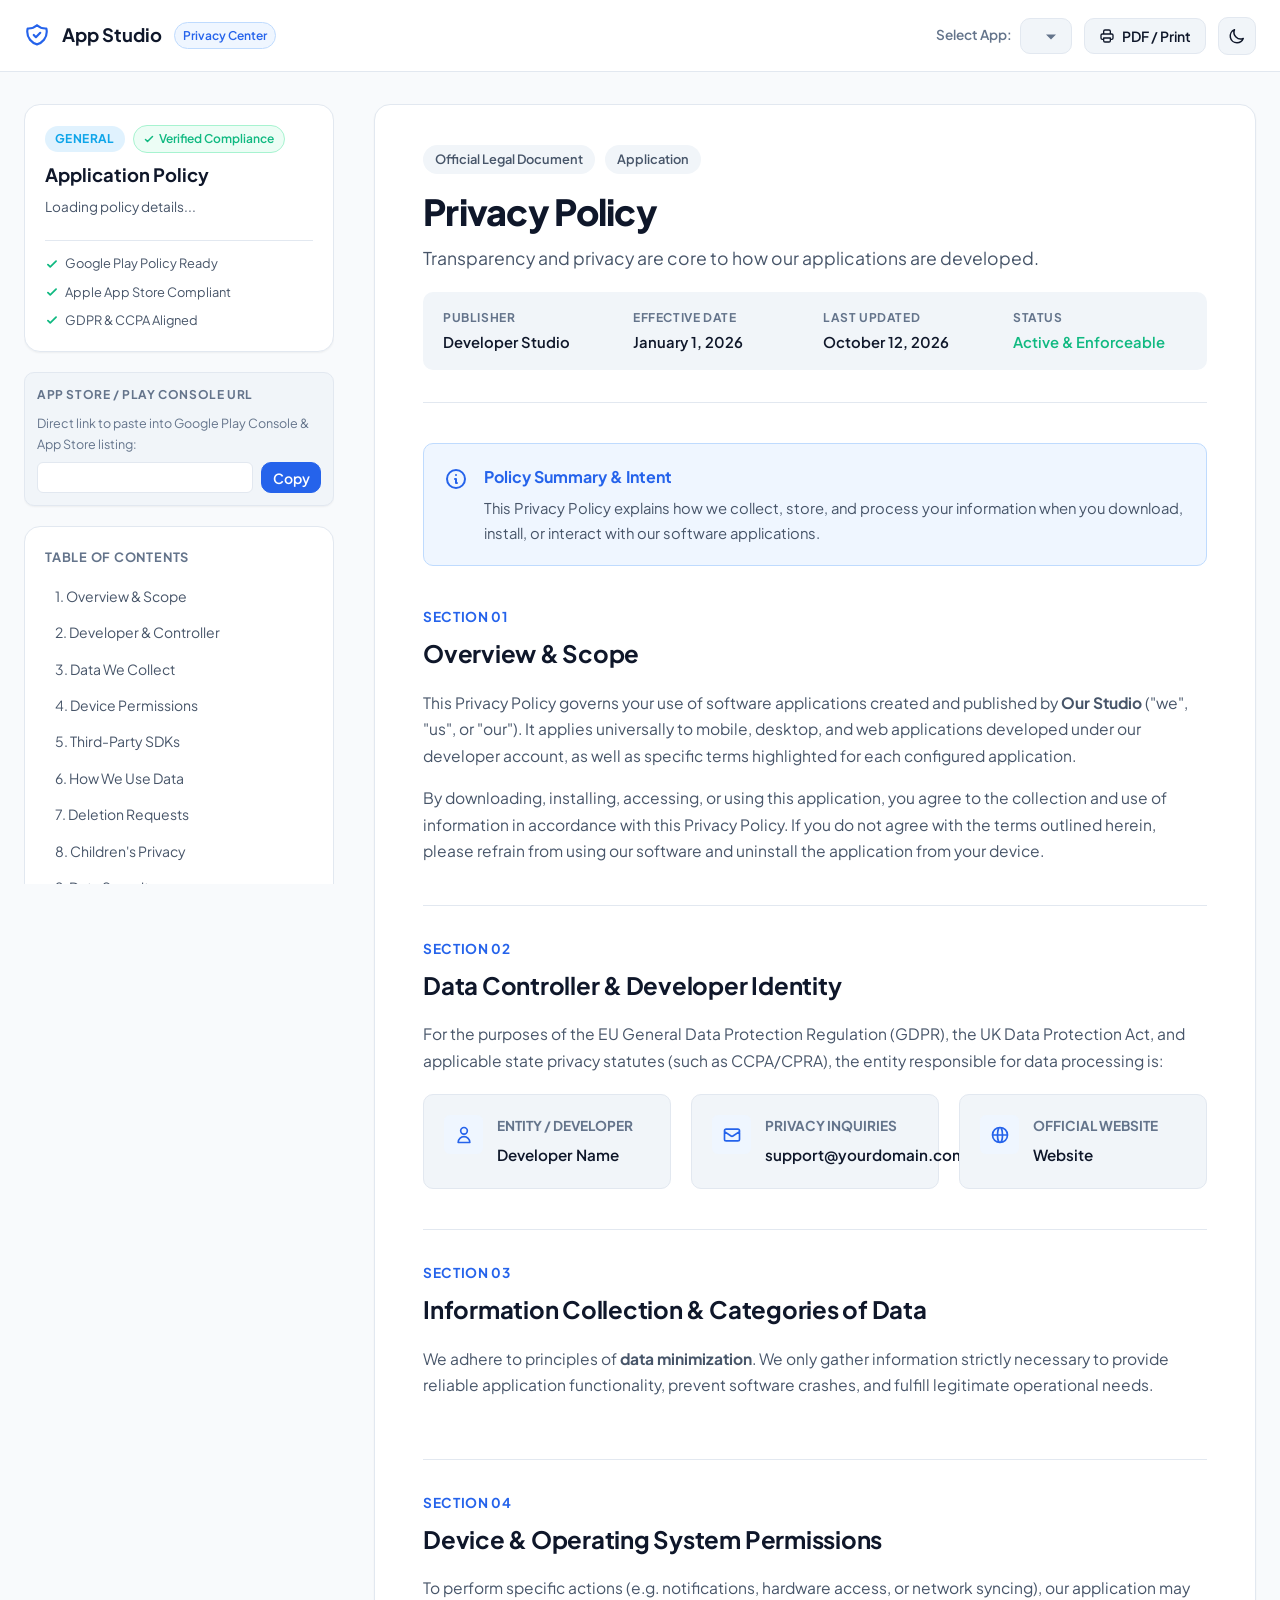
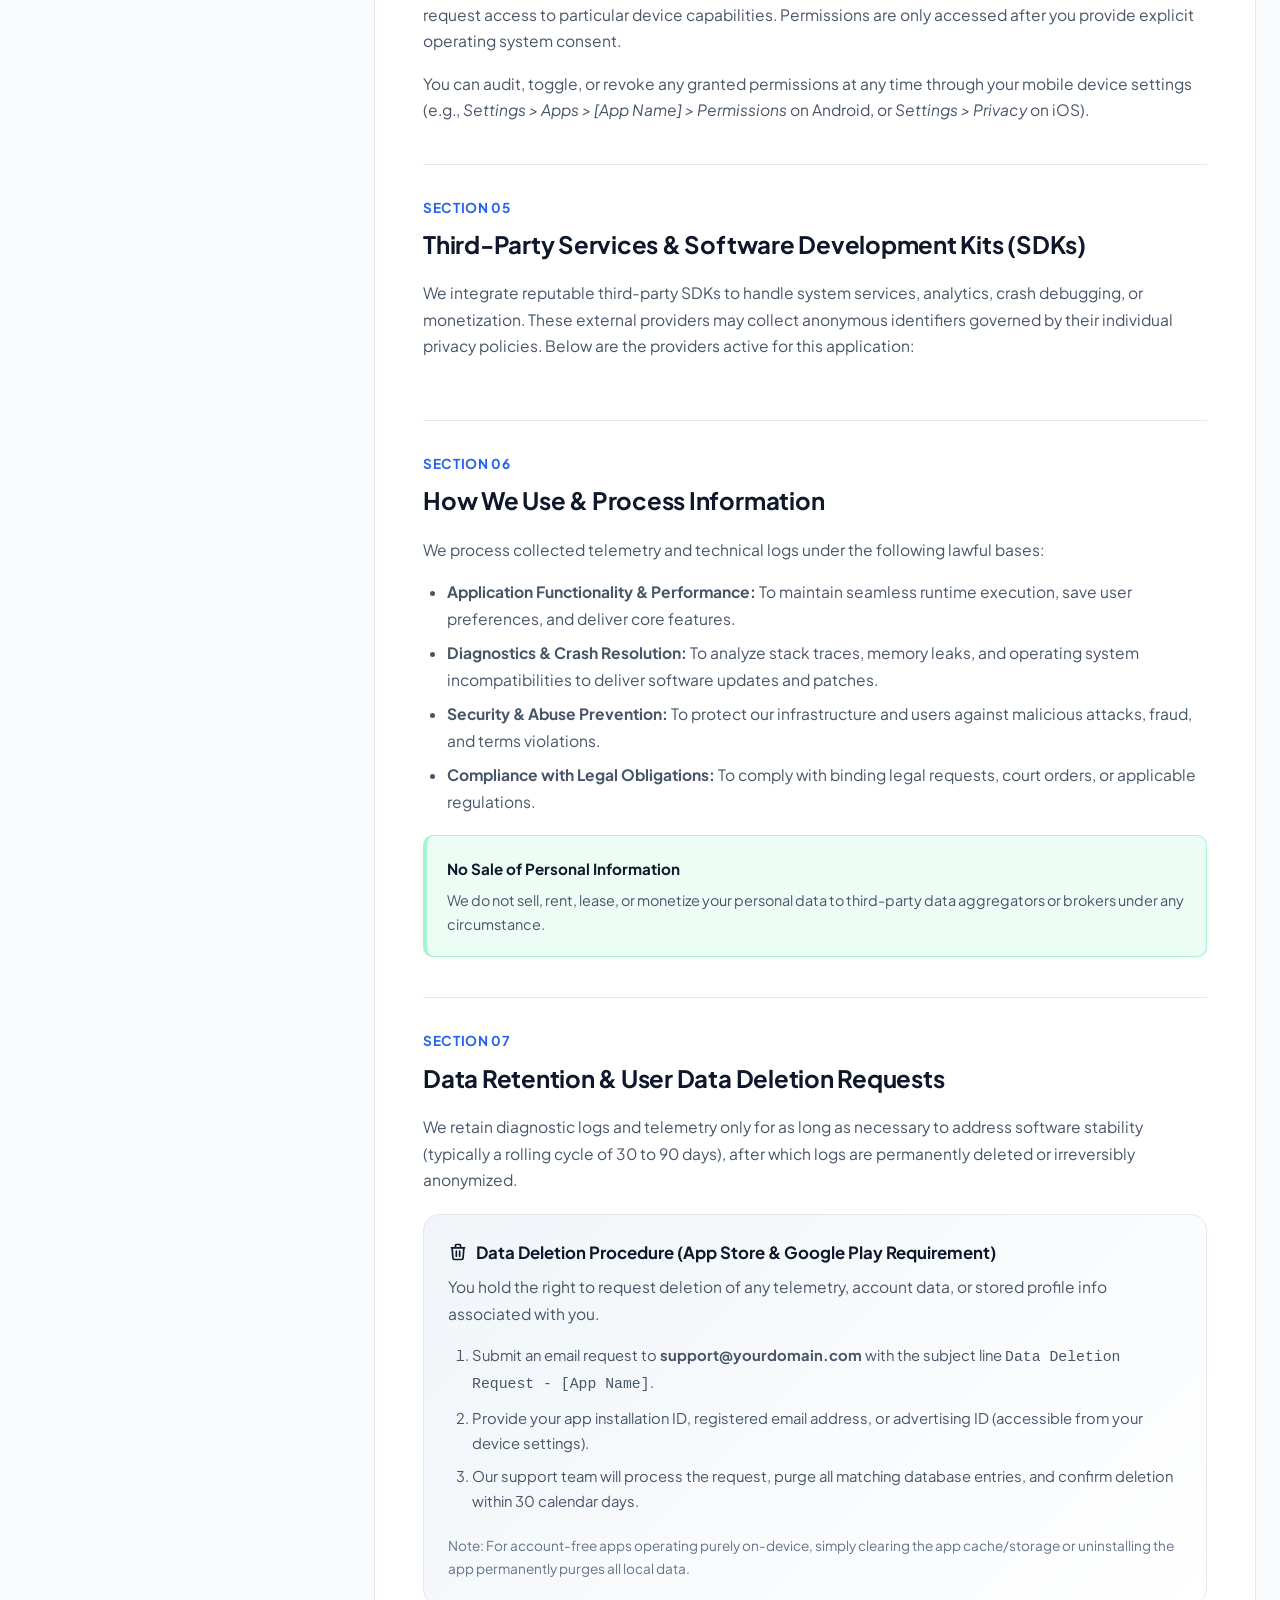
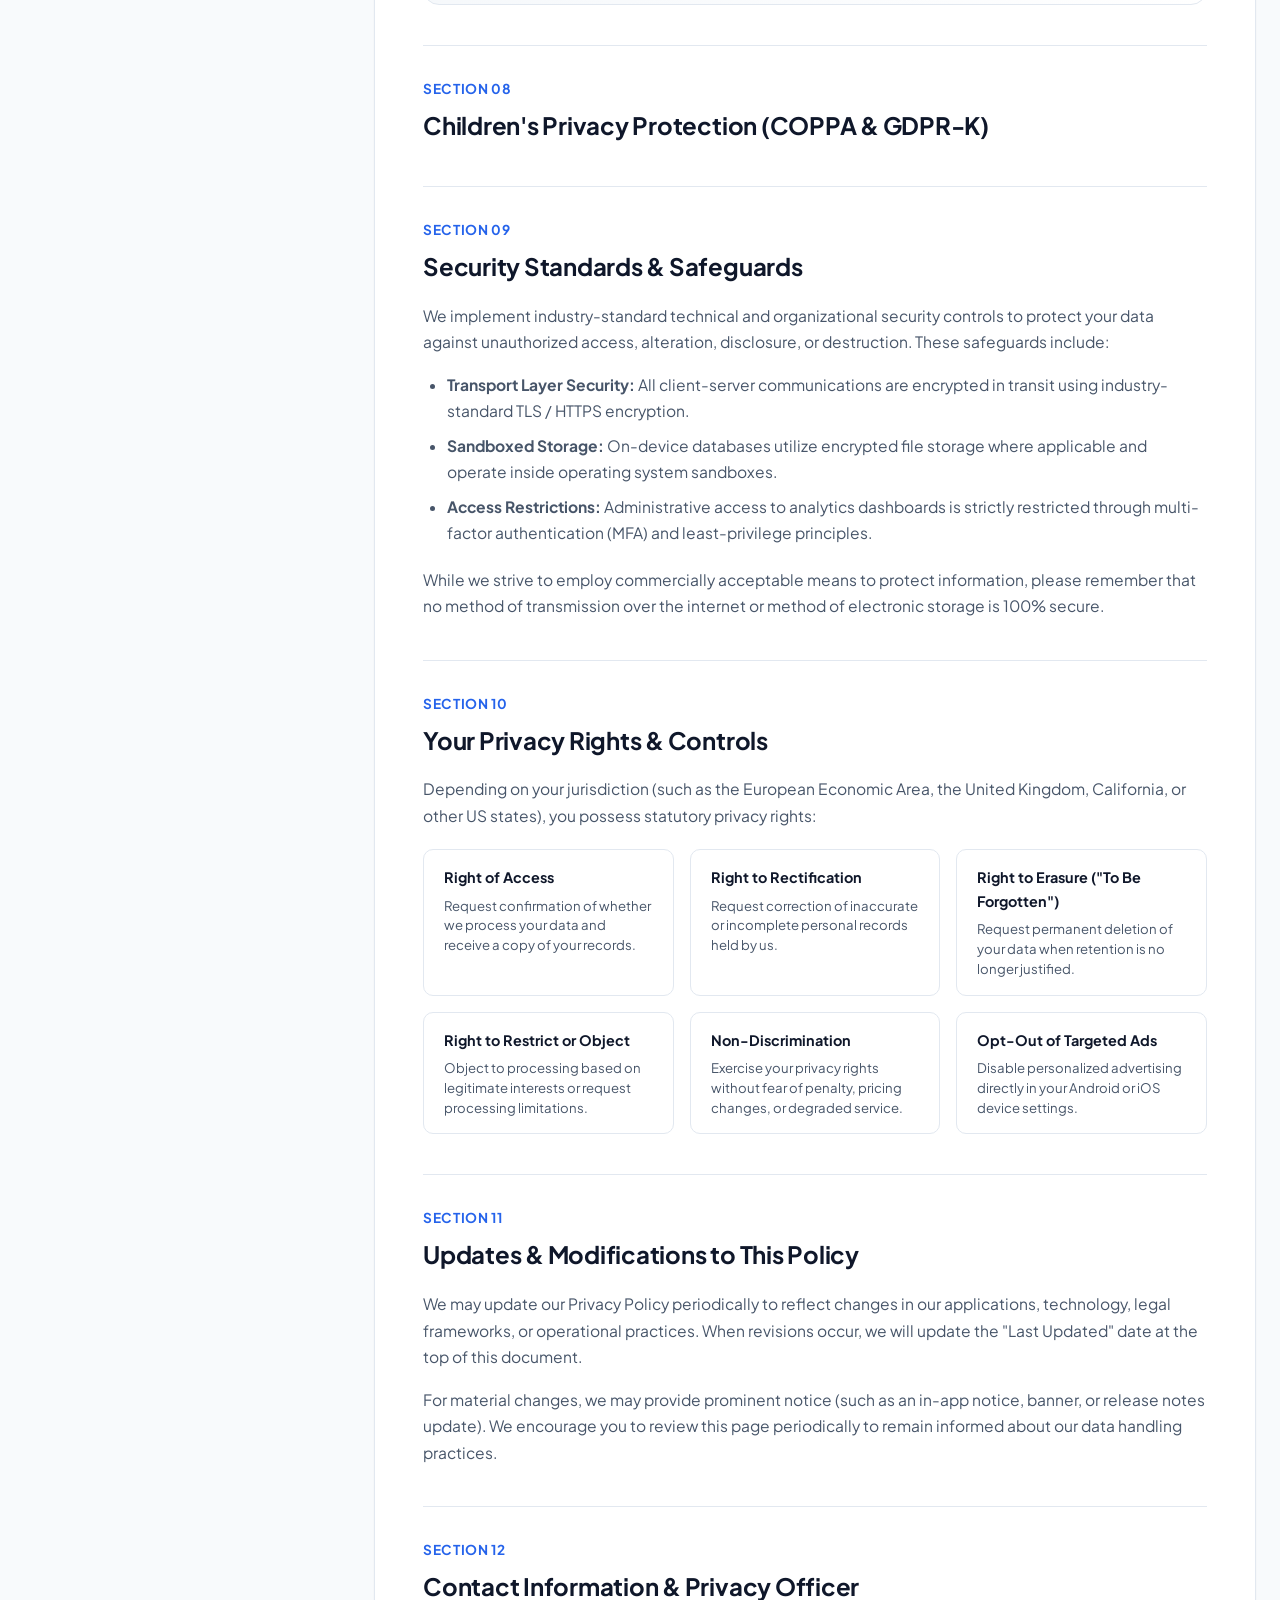
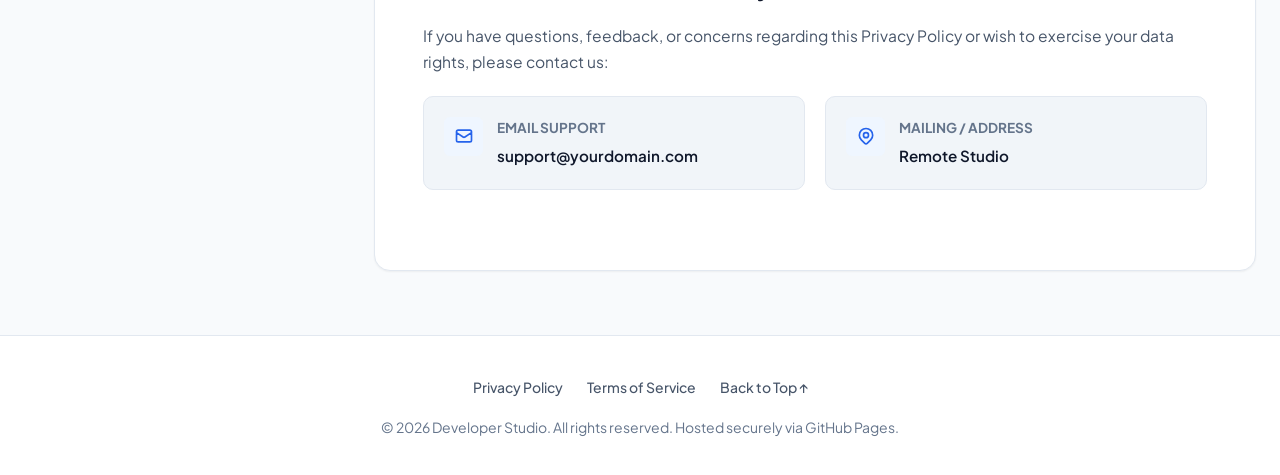
<file: index.html>
<!DOCTYPE html>
<html lang="en">
<head>
  <meta charset="UTF-8">
  <meta name="viewport" content="width=device-width, initial-scale=1.0">
  <title>Privacy Policy - Digital Applications & Services</title>
  <meta name="description" content="Official Privacy Policy and data protection terms for mobile applications and services. Comprehensive GDPR, CCPA, Google Play, and Apple App Store compliance.">
  
  <!-- Modern Clean Typography -->
  <link rel="preconnect" href="https://fonts.googleapis.com">
  <link rel="preconnect" href="https://fonts.gstatic.com" crossorigin>
  <link href="https://fonts.googleapis.com/css2?family=Plus+Jakarta+Sans:wght@400;500;600;700;800&family=JetBrains+Mono:wght@400;500&display=swap" rel="stylesheet">
  
  <!-- Stylesheet -->
  <link rel="stylesheet" href="style.css">
</head>
<body>

  <!-- Top Navigation Header -->
  <header class="navbar" id="top-navbar">
    <div class="nav-container">
      <a href="index.html" class="nav-brand" aria-label="Privacy Policy Home">
        <svg width="26" height="26" fill="none" stroke="currentColor" viewBox="0 0 24 24">
          <path stroke-linecap="round" stroke-linejoin="round" stroke-width="2" d="M9 12l2 2 4-4m5.618-4.016A11.955 11.955 0 0112 2.944a11.955 11.955 0 01-8.618 3.04A12.02 12.02 0 003 9c0 5.591 3.824 10.29 9 11.622 5.176-1.332 9-6.03 9-11.622 0-1.042-.133-2.052-.382-3.016z"/>
        </svg>
        <span class="dev-name">App Studio</span>
        <span class="brand-badge">Privacy Center</span>
      </a>

      <div class="nav-actions">
        <!-- App Selector Dropdown -->
        <div class="app-selector-wrapper">
          <label for="app-selector" class="app-select-label">Select App:</label>
          <select id="app-selector" class="app-dropdown" aria-label="Select Application">
            <!-- Dynamically populated from apps-config.js -->
          </select>
        </div>

        <!-- Print Action -->
        <button id="print-btn" class="btn" title="Print or save as PDF" aria-label="Print policy">
          <svg width="16" height="16" fill="none" stroke="currentColor" viewBox="0 0 24 24">
            <path stroke-linecap="round" stroke-linejoin="round" stroke-width="2" d="M17 17h2a2 2 0 002-2v-4a2 2 0 00-2-2H5a2 2 0 00-2 2v4a2 2 0 002 2h2m2 4h6a2 2 0 002-2v-4H7v4a2 2 0 002 2zm8-12V5a2 2 0 00-2-2H9a2 2 0 00-2 2v4h10z"/>
          </svg>
          <span>PDF / Print</span>
        </button>

        <!-- Theme Mode Toggle -->
        <button id="theme-toggle-btn" class="btn btn-icon-only" title="Toggle Dark/Light Mode" aria-label="Toggle dark and light theme">
          <svg width="18" height="18" fill="none" stroke="currentColor" viewBox="0 0 24 24">
            <path stroke-linecap="round" stroke-linejoin="round" stroke-width="2" d="M20.354 15.354A9 9 0 018.646 3.646 9.003 9.003 0 0012 21a9.003 9.003 0 008.354-5.646z"/>
          </svg>
        </button>
      </div>
    </div>
  </header>

  <!-- Main Layout -->
  <div class="main-wrapper">
    
    <!-- Sidebar (Sticky Navigation & Meta) -->
    <aside class="sidebar">
      
      <!-- Current Application Meta Card -->
      <div class="sidebar-card app-meta-box">
        <div class="app-badge-row">
          <span class="category-badge" id="sidebar-category">General</span>
          <span class="verified-badge">
            <svg width="12" height="12" fill="none" stroke="currentColor" viewBox="0 0 24 24"><path stroke-linecap="round" stroke-linejoin="round" stroke-width="3" d="M5 13l4 4L19 7"/></svg>
            Verified Compliance
          </span>
        </div>
        <h2 class="sidebar-app-title" id="sidebar-app-title">Application Policy</h2>
        <p class="sidebar-app-tagline" id="sidebar-app-tagline">Loading policy details...</p>

        <ul class="compliance-check-list">
          <li>
            <svg width="14" height="14" fill="none" stroke="currentColor" viewBox="0 0 24 24"><path stroke-linecap="round" stroke-linejoin="round" stroke-width="3" d="M5 13l4 4L19 7"/></svg>
            Google Play Policy Ready
          </li>
          <li>
            <svg width="14" height="14" fill="none" stroke="currentColor" viewBox="0 0 24 24"><path stroke-linecap="round" stroke-linejoin="round" stroke-width="3" d="M5 13l4 4L19 7"/></svg>
            Apple App Store Compliant
          </li>
          <li>
            <svg width="14" height="14" fill="none" stroke="currentColor" viewBox="0 0 24 24"><path stroke-linecap="round" stroke-linejoin="round" stroke-width="3" d="M5 13l4 4L19 7"/></svg>
            GDPR & CCPA Aligned
          </li>
        </ul>
      </div>

      <!-- App Store Deep Link Tool -->
      <div class="sidebar-card share-tool-box">
        <span class="share-tool-label">App Store / Play Console URL</span>
        <p style="font-size: 0.785rem; color: var(--text-subtle); margin: 0;">
          Direct link to paste into Google Play Console & App Store listing:
        </p>
        <div class="share-url-container">
          <input type="text" id="share-url-input" class="share-url-input" readonly aria-label="Direct policy URL">
          <button id="copy-link-btn" class="btn btn-primary" title="Copy Link" style="padding: 0.35rem 0.65rem;">
            Copy
          </button>
        </div>
      </div>

      <!-- Table of Contents -->
      <nav class="sidebar-card toc-card" aria-label="Table of Contents">
        <h3 class="toc-title">Table of Contents</h3>
        <ul class="toc-list">
          <li><a href="#overview" class="toc-link">1. Overview & Scope</a></li>
          <li><a href="#controller" class="toc-link">2. Developer & Controller</a></li>
          <li><a href="#data-collection" class="toc-link">3. Data We Collect</a></li>
          <li><a href="#permissions" class="toc-link">4. Device Permissions</a></li>
          <li><a href="#third-party" class="toc-link">5. Third-Party SDKs</a></li>
          <li><a href="#usage" class="toc-link">6. How We Use Data</a></li>
          <li><a href="#retention-deletion" class="toc-link">7. Deletion Requests</a></li>
          <li><a href="#children" class="toc-link">8. Children's Privacy</a></li>
          <li><a href="#security" class="toc-link">9. Data Security</a></li>
          <li><a href="#rights" class="toc-link">10. User Rights (GDPR/CCPA)</a></li>
          <li><a href="#changes" class="toc-link">11. Policy Changes</a></li>
          <li><a href="#contact" class="toc-link">12. Contact Developer</a></li>
        </ul>
      </nav>

    </aside>

    <!-- Main Content -->
    <main class="content-wrapper">

      <!-- Header Hero -->
      <header class="policy-hero">
        <div class="hero-pill-bar">
          <span class="hero-pill">Official Legal Document</span>
          <span class="hero-pill" id="app-category">Application</span>
        </div>
        <h1 class="hero-title" id="app-title">Privacy Policy</h1>
        <p class="hero-subtitle" id="app-tagline">
          Transparency and privacy are core to how our applications are developed.
        </p>

        <div class="meta-grid">
          <div class="meta-item">
            <span class="meta-label">Publisher</span>
            <span class="meta-value dev-name">Developer Studio</span>
          </div>
          <div class="meta-item">
            <span class="meta-label">Effective Date</span>
            <span class="meta-value" id="effective-date">January 1, 2026</span>
          </div>
          <div class="meta-item">
            <span class="meta-label">Last Updated</span>
            <span class="meta-value" id="last-updated">October 12, 2026</span>
          </div>
          <div class="meta-item">
            <span class="meta-label">Status</span>
            <span class="meta-value" style="color: var(--success);">Active & Enforceable</span>
          </div>
        </div>
      </header>

      <!-- Executive Summary Alert Box -->
      <div class="summary-alert">
        <svg width="24" height="24" fill="none" stroke="currentColor" viewBox="0 0 24 24">
          <path stroke-linecap="round" stroke-linejoin="round" stroke-width="2" d="M13 16h-1v-4h-1m1-4h.01M21 12a9 9 0 11-18 0 9 9 0 0118 0z"/>
        </svg>
        <div class="summary-alert-content">
          <h4>Policy Summary & Intent</h4>
          <p id="summary-text">
            This Privacy Policy explains how we collect, store, and process your information when you download, install, or interact with our software applications.
          </p>
        </div>
      </div>

      <!-- App-Specific Custom Notes (Dynamic) -->
      <div id="custom-notes-box" class="callout-box" style="display: none;">
        <h4>
          <svg width="18" height="18" fill="none" stroke="currentColor" viewBox="0 0 24 24"><path stroke-linecap="round" stroke-linejoin="round" stroke-width="2" d="M12 9v2m0 4h.01m-6.938 4h13.856c1.54 0 2.502-1.667 1.732-3L13.732 4c-.77-1.333-2.694-1.333-3.464 0L3.34 16c-.77 1.333.192 3 1.732 3z"/></svg>
          Important Note Regarding This Application
        </h4>
        <p id="custom-notes-text"></p>
      </div>

      <!-- Section 1: Overview & Scope -->
      <section class="policy-section" id="overview">
        <span class="section-number">Section 01</span>
        <h2>Overview & Scope</h2>
        <p>
          This Privacy Policy governs your use of software applications created and published by <strong class="dev-name">Our Studio</strong> ("we", "us", or "our"). 
          It applies universally to mobile, desktop, and web applications developed under our developer account, as well as specific terms highlighted for each configured application.
        </p>
        <p>
          By downloading, installing, accessing, or using this application, you agree to the collection and use of information in accordance with this Privacy Policy. If you do not agree with the terms outlined herein, please refrain from using our software and uninstall the application from your device.
        </p>
      </section>

      <!-- Section 2: Data Controller & Developer Identity -->
      <section class="policy-section" id="controller">
        <span class="section-number">Section 02</span>
        <h2>Data Controller & Developer Identity</h2>
        <p>
          For the purposes of the EU General Data Protection Regulation (GDPR), the UK Data Protection Act, and applicable state privacy statutes (such as CCPA/CPRA), the entity responsible for data processing is:
        </p>
        <div class="contact-grid">
          <div class="contact-card">
            <div class="contact-icon">
              <svg width="20" height="20" fill="none" stroke="currentColor" viewBox="0 0 24 24"><path stroke-linecap="round" stroke-linejoin="round" stroke-width="2" d="M16 7a4 4 0 11-8 0 4 4 0 018 0zM12 14a7 7 0 00-7 7h14a7 7 0 00-7-7z"/></svg>
            </div>
            <div>
              <h4>Entity / Developer</h4>
              <p class="dev-name">Developer Name</p>
            </div>
          </div>
          <div class="contact-card">
            <div class="contact-icon">
              <svg width="20" height="20" fill="none" stroke="currentColor" viewBox="0 0 24 24"><path stroke-linecap="round" stroke-linejoin="round" stroke-width="2" d="M3 8l7.89 5.26a2 2 0 002.22 0L21 8M5 19h14a2 2 0 002-2V7a2 2 0 00-2-2H5a2 2 0 00-2 2v10a2 2 0 002 2z"/></svg>
            </div>
            <div>
              <h4>Privacy Inquiries</h4>
              <a href="#" class="dev-email">support@yourdomain.com</a>
            </div>
          </div>
          <div class="contact-card">
            <div class="contact-icon">
              <svg width="20" height="20" fill="none" stroke="currentColor" viewBox="0 0 24 24"><path stroke-linecap="round" stroke-linejoin="round" stroke-width="2" d="M21 12a9 9 0 01-9 9m9-9a9 9 0 00-9-9m9 9H3m9 9a9 9 0 01-9-9m9 9c1.657 0 3-4.03 3-9s-1.343-9-3-9m0 18c-1.657 0-3-4.03-3-9s1.343-9 3-9m-9 9a9 9 0 019-9"/></svg>
            </div>
            <div>
              <h4>Official Website</h4>
              <a href="#" class="dev-website" target="_blank" rel="noopener">Website</a>
            </div>
          </div>
        </div>
      </section>

      <!-- Section 3: Data We Collect -->
      <section class="policy-section" id="data-collection">
        <span class="section-number">Section 03</span>
        <h2>Information Collection & Categories of Data</h2>
        <p>
          We adhere to principles of <strong>data minimization</strong>. We only gather information strictly necessary to provide reliable application functionality, prevent software crashes, and fulfill legitimate operational needs.
        </p>

        <!-- Dynamically rendered data cards -->
        <div id="data-collected-grid" class="data-card-grid"></div>

        <div id="account-policy-content">
          <!-- Dynamic account info -->
        </div>
      </section>

      <!-- Section 4: Device Permissions -->
      <section class="policy-section" id="permissions">
        <span class="section-number">Section 04</span>
        <h2>Device & Operating System Permissions</h2>
        <p>
          To perform specific actions (e.g. notifications, hardware access, or network syncing), our application may request access to particular device capabilities. Permissions are only accessed after you provide explicit operating system consent.
        </p>
        <div id="permissions-container">
          <!-- Dynamic list of permissions -->
        </div>
        <p>
          You can audit, toggle, or revoke any granted permissions at any time through your mobile device settings (e.g., <em>Settings &gt; Apps &gt; [App Name] &gt; Permissions</em> on Android, or <em>Settings &gt; Privacy</em> on iOS).
        </p>
      </section>

      <!-- Section 5: Third-Party SDKs & Services -->
      <section class="policy-section" id="third-party">
        <span class="section-number">Section 05</span>
        <h2>Third-Party Services & Software Development Kits (SDKs)</h2>
        <p>
          We integrate reputable third-party SDKs to handle system services, analytics, crash debugging, or monetization. These external providers may collect anonymous identifiers governed by their individual privacy policies. Below are the providers active for this application:
        </p>
        <div id="third-party-grid" class="services-grid">
          <!-- Dynamic cards populated by script.js -->
        </div>
      </section>

      <!-- Section 6: How We Use Data -->
      <section class="policy-section" id="usage">
        <span class="section-number">Section 06</span>
        <h2>How We Use & Process Information</h2>
        <p>We process collected telemetry and technical logs under the following lawful bases:</p>
        <ul>
          <li><strong>Application Functionality & Performance:</strong> To maintain seamless runtime execution, save user preferences, and deliver core features.</li>
          <li><strong>Diagnostics & Crash Resolution:</strong> To analyze stack traces, memory leaks, and operating system incompatibilities to deliver software updates and patches.</li>
          <li><strong>Security & Abuse Prevention:</strong> To protect our infrastructure and users against malicious attacks, fraud, and terms violations.</li>
          <li><strong>Compliance with Legal Obligations:</strong> To comply with binding legal requests, court orders, or applicable regulations.</li>
        </ul>
        <div class="callout-box success">
          <h4>No Sale of Personal Information</h4>
          <p>We do not sell, rent, lease, or monetize your personal data to third-party data aggregators or brokers under any circumstance.</p>
        </div>
      </section>

      <!-- Section 7: Data Retention & User Data Deletion Instructions (Google Play Requirement) -->
      <section class="policy-section" id="retention-deletion">
        <span class="section-number">Section 07</span>
        <h2>Data Retention & User Data Deletion Requests</h2>
        <p>
          We retain diagnostic logs and telemetry only for as long as necessary to address software stability (typically a rolling cycle of 30 to 90 days), after which logs are permanently deleted or irreversibly anonymized.
        </p>

        <!-- Google Play compliant Data Deletion Step-by-Step Box -->
        <div class="deletion-box">
          <h4>
            <svg width="20" height="20" fill="none" stroke="currentColor" viewBox="0 0 24 24"><path stroke-linecap="round" stroke-linejoin="round" stroke-width="2" d="M19 7l-.867 12.142A2 2 0 0116.138 21H7.862a2 2 0 01-1.995-1.858L5 7m5 4v6m4-6v6m1-10V4a1 1 0 00-1-1h-4a1 1 0 00-1 1v3M4 7h16"/></svg>
            Data Deletion Procedure (App Store & Google Play Requirement)
          </h4>
          <p id="deletion-content">
            You hold the right to request deletion of any telemetry, account data, or stored profile info associated with you.
          </p>
          <ol class="deletion-steps">
            <li>Submit an email request to <strong class="dev-email">support@yourdomain.com</strong> with the subject line <code>Data Deletion Request - [App Name]</code>.</li>
            <li>Provide your app installation ID, registered email address, or advertising ID (accessible from your device settings).</li>
            <li>Our support team will process the request, purge all matching database entries, and confirm deletion within 30 calendar days.</li>
          </ol>
          <p style="font-size: 0.85rem; color: var(--text-subtle); margin: 0;">
            Note: For account-free apps operating purely on-device, simply clearing the app cache/storage or uninstalling the app permanently purges all local data.
          </p>
        </div>
      </section>

      <!-- Section 8: Children's Privacy -->
      <section class="policy-section" id="children">
        <span class="section-number">Section 08</span>
        <h2>Children's Privacy Protection (COPPA & GDPR-K)</h2>
        <div id="children-policy-content">
          <!-- Dynamic children's policy -->
        </div>
      </section>

      <!-- Section 9: Data Security Safeguards -->
      <section class="policy-section" id="security">
        <span class="section-number">Section 09</span>
        <h2>Security Standards & Safeguards</h2>
        <p>
          We implement industry-standard technical and organizational security controls to protect your data against unauthorized access, alteration, disclosure, or destruction. These safeguards include:
        </p>
        <ul>
          <li><strong>Transport Layer Security:</strong> All client-server communications are encrypted in transit using industry-standard TLS / HTTPS encryption.</li>
          <li><strong>Sandboxed Storage:</strong> On-device databases utilize encrypted file storage where applicable and operate inside operating system sandboxes.</li>
          <li><strong>Access Restrictions:</strong> Administrative access to analytics dashboards is strictly restricted through multi-factor authentication (MFA) and least-privilege principles.</li>
        </ul>
        <p>
          While we strive to employ commercially acceptable means to protect information, please remember that no method of transmission over the internet or method of electronic storage is 100% secure.
        </p>
      </section>

      <!-- Section 10: User Rights (GDPR & CCPA) -->
      <section class="policy-section" id="rights">
        <span class="section-number">Section 10</span>
        <h2>Your Privacy Rights & Controls</h2>
        <p>
          Depending on your jurisdiction (such as the European Economic Area, the United Kingdom, California, or other US states), you possess statutory privacy rights:
        </p>
        <div class="rights-grid">
          <div class="right-card">
            <h4>Right of Access</h4>
            <p>Request confirmation of whether we process your data and receive a copy of your records.</p>
          </div>
          <div class="right-card">
            <h4>Right to Rectification</h4>
            <p>Request correction of inaccurate or incomplete personal records held by us.</p>
          </div>
          <div class="right-card">
            <h4>Right to Erasure ("To Be Forgotten")</h4>
            <p>Request permanent deletion of your data when retention is no longer justified.</p>
          </div>
          <div class="right-card">
            <h4>Right to Restrict or Object</h4>
            <p>Object to processing based on legitimate interests or request processing limitations.</p>
          </div>
          <div class="right-card">
            <h4>Non-Discrimination</h4>
            <p>Exercise your privacy rights without fear of penalty, pricing changes, or degraded service.</p>
          </div>
          <div class="right-card">
            <h4>Opt-Out of Targeted Ads</h4>
            <p>Disable personalized advertising directly in your Android or iOS device settings.</p>
          </div>
        </div>
      </section>

      <!-- Section 11: Changes to This Privacy Policy -->
      <section class="policy-section" id="changes">
        <span class="section-number">Section 11</span>
        <h2>Updates & Modifications to This Policy</h2>
        <p>
          We may update our Privacy Policy periodically to reflect changes in our applications, technology, legal frameworks, or operational practices. 
          When revisions occur, we will update the "Last Updated" date at the top of this document.
        </p>
        <p>
          For material changes, we may provide prominent notice (such as an in-app notice, banner, or release notes update). We encourage you to review this page periodically to remain informed about our data handling practices.
        </p>
      </section>

      <!-- Section 12: Contact Us -->
      <section class="policy-section" id="contact">
        <span class="section-number">Section 12</span>
        <h2>Contact Information & Privacy Officer</h2>
        <p>
          If you have questions, feedback, or concerns regarding this Privacy Policy or wish to exercise your data rights, please contact us:
        </p>
        <div class="contact-grid">
          <div class="contact-card">
            <div class="contact-icon">
              <svg width="20" height="20" fill="none" stroke="currentColor" viewBox="0 0 24 24"><path stroke-linecap="round" stroke-linejoin="round" stroke-width="2" d="M3 8l7.89 5.26a2 2 0 002.22 0L21 8M5 19h14a2 2 0 002-2V7a2 2 0 00-2-2H5a2 2 0 00-2 2v10a2 2 0 002 2z"/></svg>
            </div>
            <div>
              <h4>Email Support</h4>
              <a href="#" class="dev-email">support@yourdomain.com</a>
            </div>
          </div>
          <div class="contact-card">
            <div class="contact-icon">
              <svg width="20" height="20" fill="none" stroke="currentColor" viewBox="0 0 24 24"><path stroke-linecap="round" stroke-linejoin="round" stroke-width="2" d="M17.657 16.657L13.414 20.9a1.998 1.998 0 01-2.827 0l-4.244-4.243a8 8 0 1111.314 0z"/><path stroke-linecap="round" stroke-linejoin="round" stroke-width="2" d="M15 11a3 3 0 11-6 0 3 3 0 016 0z"/></svg>
            </div>
            <div>
              <h4>Mailing / Address</h4>
              <p class="dev-address">Remote Studio</p>
            </div>
          </div>
        </div>
      </section>

    </main>
  </div>

  <!-- Footer -->
  <footer class="footer">
    <div class="footer-container">
      <div class="footer-nav">
        <a href="index.html">Privacy Policy</a>
        <a href="terms.html">Terms of Service</a>
        <a href="#top-navbar">Back to Top ↑</a>
      </div>
      <p>
        &copy; 2026 <span class="dev-name">Developer Studio</span>. All rights reserved. 
        Hosted securely via GitHub Pages.
      </p>
    </div>
  </footer>

  <!-- Toast Notification -->
  <div id="copy-toast" class="copy-toast" role="status" aria-live="polite">
    Copied to clipboard!
  </div>

  <!-- Scripts -->
  <script src="apps-config.js"></script>
  <script src="script.js"></script>
</body>
</html>
</file>
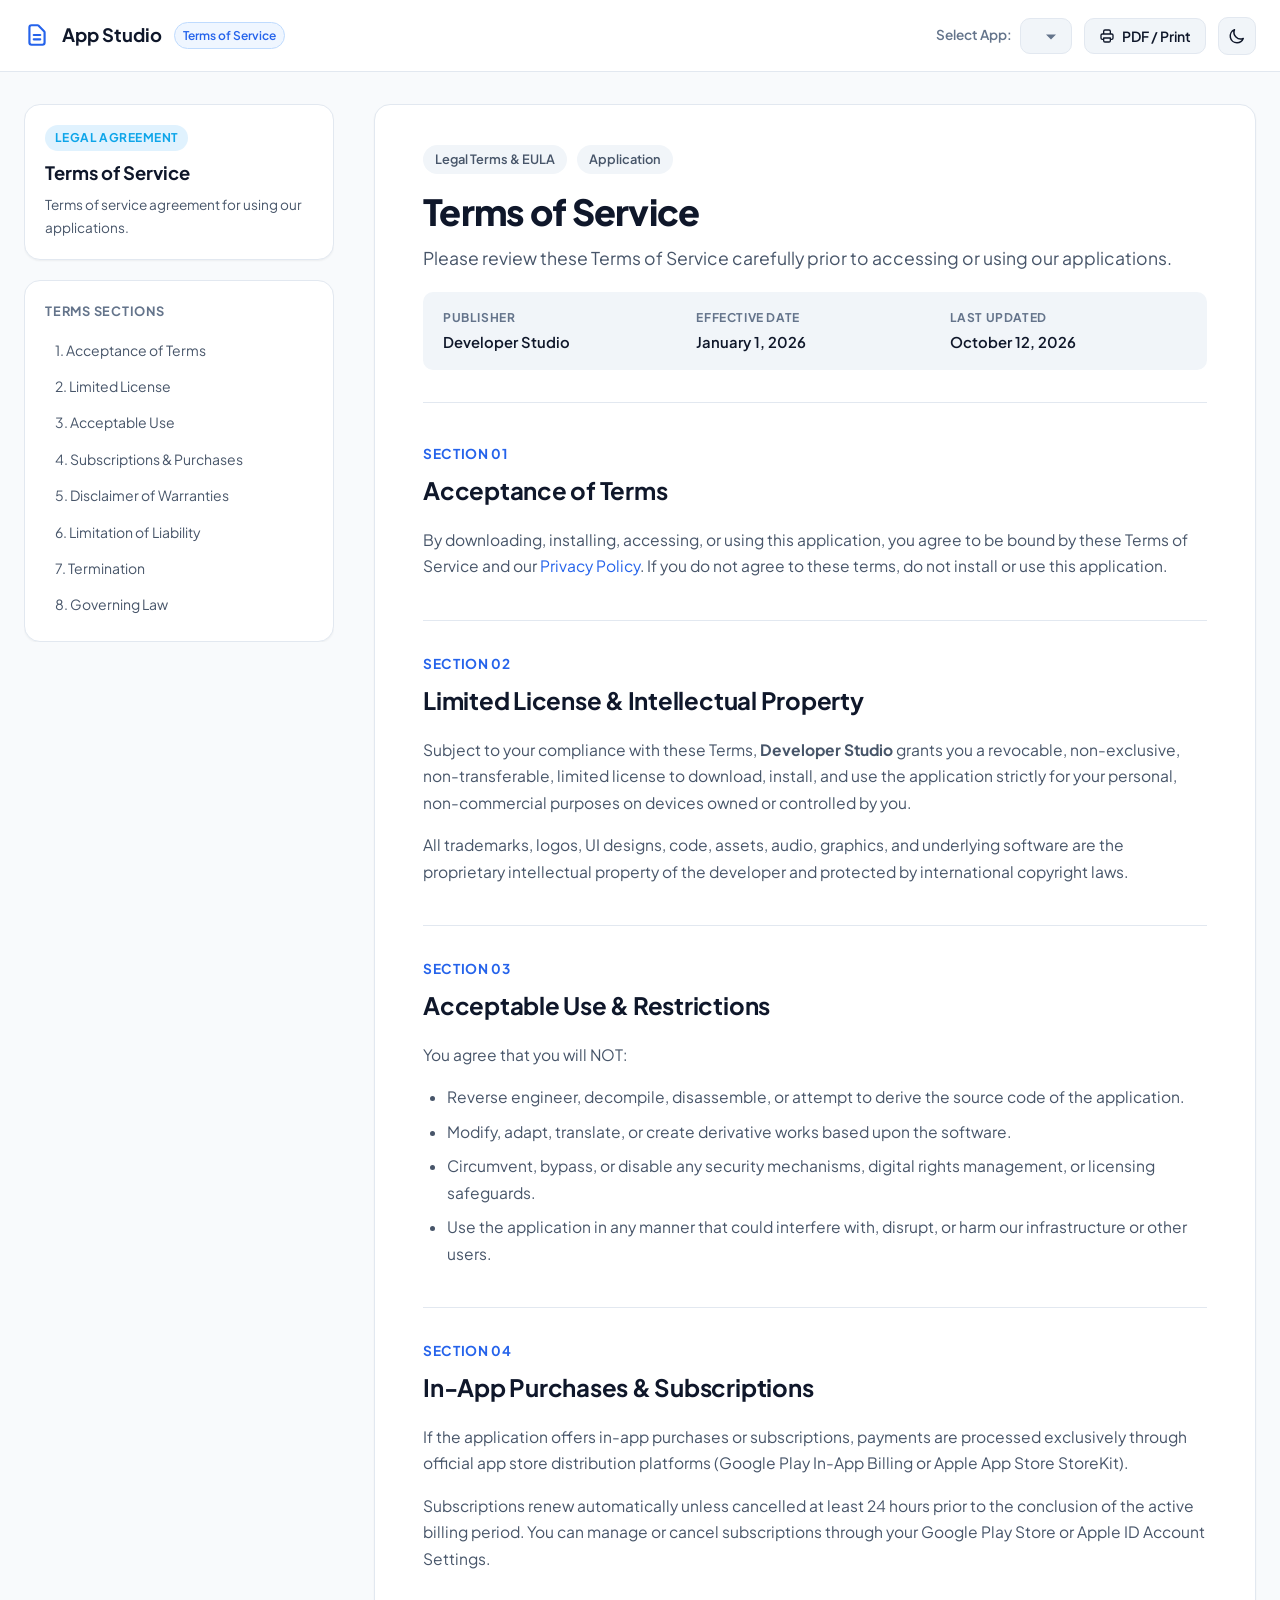
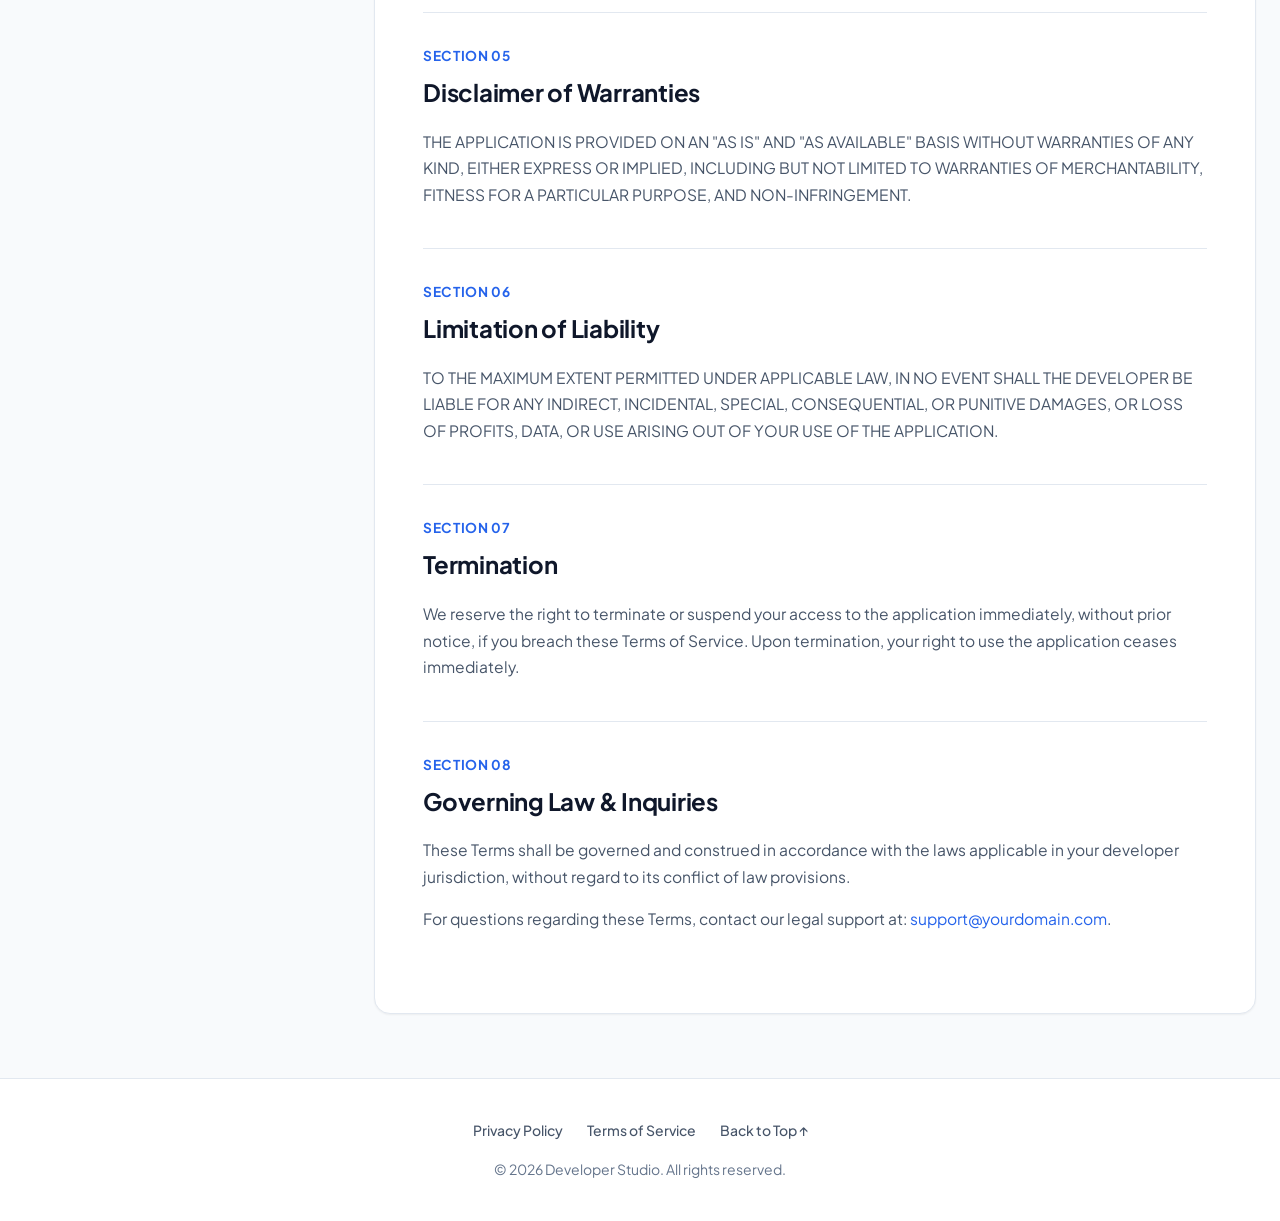
<file: terms.html>
<!DOCTYPE html>
<html lang="en">
<head>
  <meta charset="UTF-8">
  <meta name="viewport" content="width=device-width, initial-scale=1.0">
  <title>Terms of Service - Digital Applications & Services</title>
  <meta name="description" content="Terms of Service and End User License Agreement (EULA) for our mobile applications and services.">
  
  <link rel="preconnect" href="https://fonts.googleapis.com">
  <link rel="preconnect" href="https://fonts.gstatic.com" crossorigin>
  <link href="https://fonts.googleapis.com/css2?family=Plus+Jakarta+Sans:wght@400;500;600;700;800&family=JetBrains+Mono:wght@400;500&display=swap" rel="stylesheet">
  <link rel="stylesheet" href="style.css">
</head>
<body>

  <!-- Top Navigation Header -->
  <header class="navbar" id="top-navbar">
    <div class="nav-container">
      <a href="index.html" class="nav-brand" aria-label="Privacy Policy Home">
        <svg width="26" height="26" fill="none" stroke="currentColor" viewBox="0 0 24 24">
          <path stroke-linecap="round" stroke-linejoin="round" stroke-width="2" d="M9 12h6m-6 4h6m2 5H7a2 2 0 01-2-2V5a2 2 0 012-2h5.586a1 1 0 01.707.293l5.414 5.414a1 1 0 01.293.707V19a2 2 0 01-2 2z"/>
        </svg>
        <span class="dev-name">App Studio</span>
        <span class="brand-badge">Terms of Service</span>
      </a>

      <div class="nav-actions">
        <div class="app-selector-wrapper">
          <label for="app-selector" class="app-select-label">Select App:</label>
          <select id="app-selector" class="app-dropdown" aria-label="Select Application"></select>
        </div>

        <button id="print-btn" class="btn" title="Print or save as PDF">
          <svg width="16" height="16" fill="none" stroke="currentColor" viewBox="0 0 24 24">
            <path stroke-linecap="round" stroke-linejoin="round" stroke-width="2" d="M17 17h2a2 2 0 002-2v-4a2 2 0 00-2-2H5a2 2 0 00-2 2v4a2 2 0 002 2h2m2 4h6a2 2 0 002-2v-4H7v4a2 2 0 002 2zm8-12V5a2 2 0 00-2-2H9a2 2 0 00-2 2v4h10z"/>
          </svg>
          <span>PDF / Print</span>
        </button>

        <button id="theme-toggle-btn" class="btn btn-icon-only" title="Toggle Dark/Light Mode">
          <svg width="18" height="18" fill="none" stroke="currentColor" viewBox="0 0 24 24">
            <path stroke-linecap="round" stroke-linejoin="round" stroke-width="2" d="M20.354 15.354A9 9 0 018.646 3.646 9.003 9.003 0 0012 21a9.003 9.003 0 008.354-5.646z"/>
          </svg>
        </button>
      </div>
    </div>
  </header>

  <!-- Main Layout -->
  <div class="main-wrapper">
    <aside class="sidebar">
      <div class="sidebar-card app-meta-box">
        <div class="app-badge-row">
          <span class="category-badge" id="sidebar-category">Legal Agreement</span>
        </div>
        <h2 class="sidebar-app-title" id="sidebar-app-title">Terms of Service</h2>
        <p class="sidebar-app-tagline" id="sidebar-app-tagline">Terms of service agreement for using our applications.</p>
      </div>

      <nav class="sidebar-card toc-card">
        <h3 class="toc-title">Terms Sections</h3>
        <ul class="toc-list">
          <li><a href="#acceptance" class="toc-link">1. Acceptance of Terms</a></li>
          <li><a href="#license" class="toc-link">2. Limited License</a></li>
          <li><a href="#restrictions" class="toc-link">3. Acceptable Use</a></li>
          <li><a href="#purchases" class="toc-link">4. Subscriptions & Purchases</a></li>
          <li><a href="#disclaimer" class="toc-link">5. Disclaimer of Warranties</a></li>
          <li><a href="#liability" class="toc-link">6. Limitation of Liability</a></li>
          <li><a href="#termination" class="toc-link">7. Termination</a></li>
          <li><a href="#governing-law" class="toc-link">8. Governing Law</a></li>
        </ul>
      </nav>
    </aside>

    <main class="content-wrapper">
      <header class="policy-hero">
        <div class="hero-pill-bar">
          <span class="hero-pill">Legal Terms & EULA</span>
          <span class="hero-pill" id="app-category">Application</span>
        </div>
        <h1 class="hero-title">Terms of Service</h1>
        <p class="hero-subtitle">
          Please review these Terms of Service carefully prior to accessing or using <span id="app-title">our applications</span>.
        </p>

        <div class="meta-grid">
          <div class="meta-item">
            <span class="meta-label">Publisher</span>
            <span class="meta-value dev-name">Developer Studio</span>
          </div>
          <div class="meta-item">
            <span class="meta-label">Effective Date</span>
            <span class="meta-value" id="effective-date">January 1, 2026</span>
          </div>
          <div class="meta-item">
            <span class="meta-label">Last Updated</span>
            <span class="meta-value" id="last-updated">October 12, 2026</span>
          </div>
        </div>
      </header>

      <section class="policy-section" id="acceptance">
        <span class="section-number">Section 01</span>
        <h2>Acceptance of Terms</h2>
        <p>
          By downloading, installing, accessing, or using this application, you agree to be bound by these Terms of Service and our <a href="index.html">Privacy Policy</a>. If you do not agree to these terms, do not install or use this application.
        </p>
      </section>

      <section class="policy-section" id="license">
        <span class="section-number">Section 02</span>
        <h2>Limited License & Intellectual Property</h2>
        <p>
          Subject to your compliance with these Terms, <strong class="dev-name">Developer Studio</strong> grants you a revocable, non-exclusive, non-transferable, limited license to download, install, and use the application strictly for your personal, non-commercial purposes on devices owned or controlled by you.
        </p>
        <p>
          All trademarks, logos, UI designs, code, assets, audio, graphics, and underlying software are the proprietary intellectual property of the developer and protected by international copyright laws.
        </p>
      </section>

      <section class="policy-section" id="restrictions">
        <span class="section-number">Section 03</span>
        <h2>Acceptable Use & Restrictions</h2>
        <p>You agree that you will NOT:</p>
        <ul>
          <li>Reverse engineer, decompile, disassemble, or attempt to derive the source code of the application.</li>
          <li>Modify, adapt, translate, or create derivative works based upon the software.</li>
          <li>Circumvent, bypass, or disable any security mechanisms, digital rights management, or licensing safeguards.</li>
          <li>Use the application in any manner that could interfere with, disrupt, or harm our infrastructure or other users.</li>
        </ul>
      </section>

      <section class="policy-section" id="purchases">
        <span class="section-number">Section 04</span>
        <h2>In-App Purchases & Subscriptions</h2>
        <p>
          If the application offers in-app purchases or subscriptions, payments are processed exclusively through official app store distribution platforms (Google Play In-App Billing or Apple App Store StoreKit).
        </p>
        <p>
          Subscriptions renew automatically unless cancelled at least 24 hours prior to the conclusion of the active billing period. You can manage or cancel subscriptions through your Google Play Store or Apple ID Account Settings.
        </p>
      </section>

      <section class="policy-section" id="disclaimer">
        <span class="section-number">Section 05</span>
        <h2>Disclaimer of Warranties</h2>
        <p>
          THE APPLICATION IS PROVIDED ON AN "AS IS" AND "AS AVAILABLE" BASIS WITHOUT WARRANTIES OF ANY KIND, EITHER EXPRESS OR IMPLIED, INCLUDING BUT NOT LIMITED TO WARRANTIES OF MERCHANTABILITY, FITNESS FOR A PARTICULAR PURPOSE, AND NON-INFRINGEMENT.
        </p>
      </section>

      <section class="policy-section" id="liability">
        <span class="section-number">Section 06</span>
        <h2>Limitation of Liability</h2>
        <p>
          TO THE MAXIMUM EXTENT PERMITTED UNDER APPLICABLE LAW, IN NO EVENT SHALL THE DEVELOPER BE LIABLE FOR ANY INDIRECT, INCIDENTAL, SPECIAL, CONSEQUENTIAL, OR PUNITIVE DAMAGES, OR LOSS OF PROFITS, DATA, OR USE ARISING OUT OF YOUR USE OF THE APPLICATION.
        </p>
      </section>

      <section class="policy-section" id="termination">
        <span class="section-number">Section 07</span>
        <h2>Termination</h2>
        <p>
          We reserve the right to terminate or suspend your access to the application immediately, without prior notice, if you breach these Terms of Service. Upon termination, your right to use the application ceases immediately.
        </p>
      </section>

      <section class="policy-section" id="governing-law">
        <span class="section-number">Section 08</span>
        <h2>Governing Law & Inquiries</h2>
        <p>
          These Terms shall be governed and construed in accordance with the laws applicable in your developer jurisdiction, without regard to its conflict of law provisions.
        </p>
        <p>
          For questions regarding these Terms, contact our legal support at: <a href="#" class="dev-email">support@yourdomain.com</a>.
        </p>
      </section>
    </main>
  </div>

  <footer class="footer">
    <div class="footer-container">
      <div class="footer-nav">
        <a href="index.html">Privacy Policy</a>
        <a href="terms.html">Terms of Service</a>
        <a href="#top-navbar">Back to Top ↑</a>
      </div>
      <p>&copy; 2026 <span class="dev-name">Developer Studio</span>. All rights reserved.</p>
    </div>
  </footer>

  <script src="apps-config.js"></script>
  <script src="script.js"></script>
</body>
</html>
</file>
<file: style.css>
/* 
  Professional Multi-App Privacy Policy Stylesheet
  Modern, Accessible, Clean Typography, Dark & Light Mode Support, Print Ready
*/

:root {
  --font-family: 'Plus Jakarta Sans', system-ui, -apple-system, BlinkMacSystemFont, 'Segoe UI', Roboto, Oxygen, Ubuntu, Cantarell, sans-serif;
  --font-mono: 'JetBrains Mono', 'Fira Code', Menlo, Consolas, monospace;

  /* Light Theme (Default) */
  --bg-primary: #f8fafc;
  --bg-surface: #ffffff;
  --bg-card: #ffffff;
  --bg-subtle: #f1f5f9;
  --bg-hover: #e2e8f0;
  
  --text-main: #0f172a;
  --text-muted: #475569;
  --text-subtle: #64748b;
  --text-inverse: #ffffff;

  --primary: #2563eb;
  --primary-hover: #1d4ed8;
  --primary-light: #eff6ff;
  --primary-border: #bfdbfe;

  --accent: #0ea5e9;
  --accent-light: #e0f2fe;

  --success: #10b981;
  --success-bg: #ecfdf5;
  --success-border: #a7f3d0;

  --warning: #f59e0b;
  --warning-bg: #fffbeb;
  --warning-border: #fde68a;

  --border-color: #e2e8f0;
  --border-focus: #3b82f6;

  --shadow-sm: 0 1px 2px 0 rgba(0, 0, 0, 0.05);
  --shadow-md: 0 4px 6px -1px rgba(0, 0, 0, 0.07), 0 2px 4px -2px rgba(0, 0, 0, 0.05);
  --shadow-lg: 0 10px 15px -3px rgba(0, 0, 0, 0.08), 0 4px 6px -4px rgba(0, 0, 0, 0.04);

  --radius-sm: 6px;
  --radius-md: 10px;
  --radius-lg: 16px;
  --radius-full: 9999px;

  --sidebar-width: 310px;
  --header-height: 72px;
}

[data-theme="dark"] {
  --bg-primary: #090d16;
  --bg-surface: #111827;
  --bg-card: #131c2e;
  --bg-subtle: #1e293b;
  --bg-hover: #2d3b55;

  --text-main: #f8fafc;
  --text-muted: #cbd5e1;
  --text-subtle: #94a3b8;
  --text-inverse: #0f172a;

  --primary: #3b82f6;
  --primary-hover: #60a5fa;
  --primary-light: rgba(59, 130, 246, 0.15);
  --primary-border: rgba(59, 130, 246, 0.35);

  --accent: #38bdf8;
  --accent-light: rgba(56, 189, 248, 0.15);

  --success: #34d399;
  --success-bg: rgba(16, 185, 129, 0.15);
  --success-border: rgba(16, 185, 129, 0.3);

  --warning: #fbbf24;
  --warning-bg: rgba(245, 158, 11, 0.15);
  --warning-border: rgba(245, 158, 11, 0.3);

  --border-color: #1e293b;
  --border-focus: #60a5fa;

  --shadow-sm: 0 1px 2px 0 rgba(0, 0, 0, 0.4);
  --shadow-md: 0 4px 6px -1px rgba(0, 0, 0, 0.4);
  --shadow-lg: 0 10px 20px -3px rgba(0, 0, 0, 0.5);
}

*, *::before, *::after {
  box-sizing: border-box;
  margin: 0;
  padding: 0;
}

html {
  scroll-behavior: smooth;
  font-size: 16px;
}

body {
  font-family: var(--font-family);
  background-color: var(--bg-primary);
  color: var(--text-main);
  line-height: 1.65;
  transition: background-color 0.25s ease, color 0.25s ease;
  min-height: 100vh;
}

a {
  color: var(--primary);
  text-decoration: none;
  transition: color 0.15s ease, text-decoration 0.15s ease;
}

a:hover {
  text-decoration: underline;
}

/* ==================== Top Navigation Header ==================== */
.navbar {
  position: sticky;
  top: 0;
  z-index: 100;
  background-color: var(--bg-surface);
  border-bottom: 1px solid var(--border-color);
  backdrop-filter: blur(12px);
  height: var(--header-height);
  display: flex;
  align-items: center;
  transition: border-color 0.25s;
}

.nav-container {
  width: 100%;
  max-width: 1440px;
  margin: 0 auto;
  padding: 0 1.5rem;
  display: flex;
  align-items: center;
  justify-content: space-between;
  gap: 1rem;
}

.nav-brand {
  display: flex;
  align-items: center;
  gap: 0.75rem;
  font-weight: 700;
  font-size: 1.15rem;
  color: var(--text-main);
  text-decoration: none;
}

.nav-brand svg {
  color: var(--primary);
  flex-shrink: 0;
}

.nav-brand:hover {
  text-decoration: none;
}

.brand-badge {
  font-size: 0.75rem;
  padding: 0.15rem 0.5rem;
  border-radius: var(--radius-full);
  background-color: var(--primary-light);
  color: var(--primary);
  font-weight: 600;
  border: 1px solid var(--primary-border);
}

.nav-actions {
  display: flex;
  align-items: center;
  gap: 0.75rem;
}

.app-selector-wrapper {
  display: flex;
  align-items: center;
  gap: 0.5rem;
  position: relative;
}

.app-select-label {
  font-size: 0.85rem;
  font-weight: 600;
  color: var(--text-subtle);
  display: none;
}

@media (min-width: 768px) {
  .app-select-label {
    display: inline;
  }
}

.app-dropdown {
  appearance: none;
  background-color: var(--bg-subtle);
  border: 1px solid var(--border-color);
  color: var(--text-main);
  font-family: inherit;
  font-size: 0.875rem;
  font-weight: 600;
  padding: 0.5rem 2.25rem 0.5rem 0.85rem;
  border-radius: var(--radius-md);
  cursor: pointer;
  background-image: url("data:image/svg+xml,%3Csvg xmlns='http://www.w3.org/2000/svg' width='16' height='16' fill='%2364748b' viewBox='0 0 16 16'%3E%3Cpath d='M8 11.5l-5-5h10l-5 5z'/%3E%3C/svg%3E");
  background-repeat: no-repeat;
  background-position: right 0.75rem center;
  transition: all 0.2s ease;
  max-width: 220px;
  text-overflow: ellipsis;
}

.app-dropdown:hover, .app-dropdown:focus {
  border-color: var(--border-focus);
  background-color: var(--bg-card);
  outline: none;
}

.btn {
  display: inline-flex;
  align-items: center;
  justify-content: center;
  gap: 0.4rem;
  font-family: inherit;
  font-size: 0.875rem;
  font-weight: 600;
  padding: 0.5rem 0.9rem;
  border-radius: var(--radius-md);
  border: 1px solid var(--border-color);
  background-color: var(--bg-subtle);
  color: var(--text-main);
  cursor: pointer;
  transition: all 0.2s ease;
  white-space: nowrap;
}

.btn:hover {
  background-color: var(--bg-hover);
  border-color: var(--text-subtle);
  text-decoration: none;
}

.btn-primary {
  background-color: var(--primary);
  color: #ffffff;
  border-color: var(--primary);
}

.btn-primary:hover {
  background-color: var(--primary-hover);
  border-color: var(--primary-hover);
  color: #ffffff;
}

.btn-icon-only {
  padding: 0.5rem;
  width: 38px;
  height: 38px;
  border-radius: var(--radius-md);
}

/* ==================== Main Layout Container ==================== */
.main-wrapper {
  max-width: 1440px;
  margin: 0 auto;
  padding: 2rem 1.5rem 4rem;
  display: grid;
  grid-template-columns: var(--sidebar-width) 1fr;
  gap: 2.5rem;
  align-items: start;
}

@media (max-width: 1024px) {
  .main-wrapper {
    grid-template-columns: 1fr;
    gap: 1.5rem;
    padding: 1.5rem 1rem 3rem;
  }
}

/* ==================== Sticky Sidebar Navigation ==================== */
.sidebar {
  position: sticky;
  top: calc(var(--header-height) + 1.5rem);
  max-height: calc(100vh - var(--header-height) - 3rem);
  overflow-y: auto;
  display: flex;
  flex-direction: column;
  gap: 1.25rem;
  scrollbar-width: thin;
  scrollbar-color: var(--border-color) transparent;
}

@media (max-width: 1024px) {
  .sidebar {
    position: static;
    max-height: none;
  }
}

.sidebar-card {
  background-color: var(--bg-surface);
  border: 1px solid var(--border-color);
  border-radius: var(--radius-lg);
  padding: 1.25rem;
  box-shadow: var(--shadow-sm);
}

.app-meta-box {
  display: flex;
  flex-direction: column;
  gap: 0.6rem;
}

.app-badge-row {
  display: flex;
  flex-wrap: wrap;
  align-items: center;
  gap: 0.5rem;
}

.category-badge {
  font-size: 0.75rem;
  font-weight: 700;
  text-transform: uppercase;
  letter-spacing: 0.04em;
  padding: 0.2rem 0.6rem;
  border-radius: var(--radius-full);
  background-color: var(--accent-light);
  color: var(--accent);
}

.verified-badge {
  display: inline-flex;
  align-items: center;
  gap: 0.25rem;
  font-size: 0.75rem;
  font-weight: 600;
  color: var(--success);
  background-color: var(--success-bg);
  padding: 0.2rem 0.6rem;
  border-radius: var(--radius-full);
  border: 1px solid var(--success-border);
}

.sidebar-app-title {
  font-size: 1.15rem;
  font-weight: 700;
  line-height: 1.3;
}

.sidebar-app-tagline {
  font-size: 0.85rem;
  color: var(--text-muted);
}

.compliance-check-list {
  list-style: none;
  margin-top: 0.75rem;
  padding-top: 0.75rem;
  border-top: 1px solid var(--border-color);
  display: flex;
  flex-direction: column;
  gap: 0.45rem;
  font-size: 0.8rem;
  color: var(--text-muted);
}

.compliance-check-list li {
  display: flex;
  align-items: center;
  gap: 0.4rem;
}

.compliance-check-list svg {
  color: var(--success);
  flex-shrink: 0;
}

/* Sidebar Deep Link Tool */
.share-tool-box {
  background-color: var(--bg-subtle);
  border-radius: var(--radius-md);
  padding: 0.75rem;
  display: flex;
  flex-direction: column;
  gap: 0.5rem;
}

.share-tool-label {
  font-size: 0.75rem;
  font-weight: 700;
  text-transform: uppercase;
  letter-spacing: 0.05em;
  color: var(--text-subtle);
}

.share-url-container {
  display: flex;
  gap: 0.5rem;
}

.share-url-input {
  flex: 1;
  background-color: var(--bg-card);
  border: 1px solid var(--border-color);
  border-radius: var(--radius-sm);
  padding: 0.35rem 0.6rem;
  font-size: 0.75rem;
  font-family: var(--font-mono);
  color: var(--text-muted);
  outline: none;
}

/* Sidebar Table of Contents */
.toc-title {
  font-size: 0.8rem;
  font-weight: 700;
  text-transform: uppercase;
  letter-spacing: 0.06em;
  color: var(--text-subtle);
  margin-bottom: 0.75rem;
}

.toc-list {
  list-style: none;
  display: flex;
  flex-direction: column;
  gap: 0.25rem;
}

.toc-link {
  display: block;
  font-size: 0.875rem;
  color: var(--text-muted);
  padding: 0.4rem 0.65rem;
  border-radius: var(--radius-sm);
  transition: all 0.15s ease;
  line-height: 1.4;
  text-decoration: none;
}

.toc-link:hover {
  color: var(--text-main);
  background-color: var(--bg-subtle);
  text-decoration: none;
}

.toc-link.active {
  color: var(--primary);
  font-weight: 600;
  background-color: var(--primary-light);
}

/* ==================== Main Content Area ==================== */
.content-wrapper {
  background-color: var(--bg-surface);
  border: 1px solid var(--border-color);
  border-radius: var(--radius-lg);
  padding: 2.5rem 3rem;
  box-shadow: var(--shadow-sm);
}

@media (max-width: 768px) {
  .content-wrapper {
    padding: 1.5rem 1.25rem;
  }
}

/* Document Header Hero */
.policy-hero {
  border-bottom: 1px solid var(--border-color);
  padding-bottom: 2rem;
  margin-bottom: 2.5rem;
}

.hero-pill-bar {
  display: flex;
  flex-wrap: wrap;
  gap: 0.6rem;
  margin-bottom: 1rem;
}

.hero-pill {
  font-size: 0.8rem;
  font-weight: 600;
  padding: 0.25rem 0.75rem;
  border-radius: var(--radius-full);
  background-color: var(--bg-subtle);
  color: var(--text-muted);
}

.hero-title {
  font-size: 2.25rem;
  font-weight: 800;
  line-height: 1.2;
  margin-bottom: 0.75rem;
  letter-spacing: -0.02em;
}

@media (max-width: 768px) {
  .hero-title {
    font-size: 1.75rem;
  }
}

.hero-subtitle {
  font-size: 1.1rem;
  color: var(--text-muted);
  line-height: 1.5;
  margin-bottom: 1.25rem;
}

.meta-grid {
  display: grid;
  grid-template-columns: repeat(auto-fit, minmax(170px, 1fr));
  gap: 1rem;
  background-color: var(--bg-subtle);
  padding: 1rem 1.25rem;
  border-radius: var(--radius-md);
  margin-top: 1rem;
}

.meta-item {
  display: flex;
  flex-direction: column;
}

.meta-label {
  font-size: 0.75rem;
  text-transform: uppercase;
  letter-spacing: 0.05em;
  color: var(--text-subtle);
  font-weight: 700;
}

.meta-value {
  font-size: 0.925rem;
  font-weight: 600;
  color: var(--text-main);
  margin-top: 0.15rem;
}

/* Quick Summary Alert Box */
.summary-alert {
  background-color: var(--primary-light);
  border: 1px solid var(--primary-border);
  border-radius: var(--radius-md);
  padding: 1.25rem;
  margin-bottom: 2.5rem;
  display: flex;
  gap: 1rem;
}

.summary-alert svg {
  color: var(--primary);
  flex-shrink: 0;
  margin-top: 0.2rem;
}

.summary-alert-content h4 {
  font-size: 1rem;
  font-weight: 700;
  color: var(--primary);
  margin-bottom: 0.35rem;
}

.summary-alert-content p {
  font-size: 0.925rem;
  color: var(--text-muted);
  margin: 0;
}

/* Sections Styling */
.policy-section {
  padding-top: 2rem;
  margin-bottom: 2.5rem;
  border-top: 1px solid var(--border-color);
}

.policy-section:first-of-type {
  border-top: none;
  padding-top: 0;
}

.section-number {
  font-size: 0.85rem;
  font-weight: 700;
  color: var(--primary);
  text-transform: uppercase;
  letter-spacing: 0.05em;
  margin-bottom: 0.35rem;
  display: block;
}

.policy-section h2 {
  font-size: 1.5rem;
  font-weight: 700;
  margin-bottom: 1rem;
  letter-spacing: -0.01em;
  display: flex;
  align-items: center;
  gap: 0.5rem;
}

.policy-section h3 {
  font-size: 1.15rem;
  font-weight: 600;
  margin: 1.5rem 0 0.75rem;
}

.policy-section p {
  color: var(--text-muted);
  margin-bottom: 1rem;
  font-size: 0.975rem;
  line-height: 1.7;
}

.policy-section ul, .policy-section ol {
  color: var(--text-muted);
  margin-left: 1.5rem;
  margin-bottom: 1.25rem;
  font-size: 0.975rem;
  line-height: 1.7;
}

.policy-section li {
  margin-bottom: 0.5rem;
}

/* Highlight / Callout Cards */
.callout-box {
  background-color: var(--bg-card);
  border: 1px solid var(--border-color);
  border-left: 4px solid var(--primary);
  border-radius: var(--radius-md);
  padding: 1.25rem;
  margin: 1.25rem 0;
  box-shadow: var(--shadow-sm);
}

.callout-box.warning {
  border-left-color: var(--warning);
  background-color: var(--warning-bg);
  border-color: var(--warning-border);
}

.callout-box.success {
  border-left-color: var(--success);
  background-color: var(--success-bg);
  border-color: var(--success-border);
}

.callout-box h4 {
  font-size: 0.95rem;
  font-weight: 700;
  margin-bottom: 0.4rem;
  display: flex;
  align-items: center;
  gap: 0.5rem;
}

.callout-box p {
  margin: 0;
  font-size: 0.9rem;
}

/* Data Table Grid */
.data-card-grid {
  display: grid;
  grid-template-columns: repeat(auto-fit, minmax(280px, 1fr));
  gap: 1rem;
  margin: 1.25rem 0;
}

.data-card {
  background-color: var(--bg-subtle);
  border: 1px solid var(--border-color);
  border-radius: var(--radius-md);
  padding: 1.25rem;
  display: flex;
  flex-direction: column;
  gap: 0.5rem;
  transition: transform 0.15s ease, border-color 0.15s ease;
}

.data-card:hover {
  border-color: var(--primary-border);
  transform: translateY(-2px);
}

.data-card-header {
  display: flex;
  align-items: center;
  justify-content: space-between;
}

.data-card-title {
  font-size: 0.95rem;
  font-weight: 700;
  color: var(--text-main);
}

.optional-tag {
  font-size: 0.7rem;
  font-weight: 700;
  padding: 0.15rem 0.5rem;
  border-radius: var(--radius-full);
  text-transform: uppercase;
}

.optional-tag.required {
  background-color: rgba(239, 68, 68, 0.15);
  color: #ef4444;
}

.optional-tag.optional {
  background-color: rgba(16, 185, 129, 0.15);
  color: var(--success);
}

.data-card-desc {
  font-size: 0.875rem;
  color: var(--text-muted);
  line-height: 1.5;
  margin: 0;
}

/* Third-Party Service Cards */
.services-grid {
  display: grid;
  grid-template-columns: repeat(auto-fit, minmax(260px, 1fr));
  gap: 1rem;
  margin: 1.25rem 0;
}

.service-card {
  background-color: var(--bg-subtle);
  border: 1px solid var(--border-color);
  border-radius: var(--radius-md);
  padding: 1.25rem;
  display: flex;
  flex-direction: column;
  justify-content: space-between;
  gap: 0.75rem;
}

.service-name {
  font-weight: 700;
  font-size: 0.95rem;
  color: var(--text-main);
  display: flex;
  align-items: center;
  gap: 0.5rem;
}

.service-purpose {
  font-size: 0.85rem;
  color: var(--text-muted);
  line-height: 1.45;
  margin: 0;
  flex: 1;
}

.service-link {
  font-size: 0.8rem;
  font-weight: 600;
  color: var(--primary);
  display: inline-flex;
  align-items: center;
  gap: 0.35rem;
  margin-top: 0.5rem;
}

/* User Rights Grid (GDPR & CCPA) */
.rights-grid {
  display: grid;
  grid-template-columns: repeat(auto-fit, minmax(240px, 1fr));
  gap: 1rem;
  margin: 1.25rem 0;
}

.right-card {
  border: 1px solid var(--border-color);
  background-color: var(--bg-card);
  border-radius: var(--radius-md);
  padding: 1rem 1.25rem;
}

.right-card h4 {
  font-size: 0.9rem;
  font-weight: 700;
  color: var(--text-main);
  margin-bottom: 0.35rem;
}

.right-card p {
  font-size: 0.825rem;
  color: var(--text-muted);
  margin: 0;
  line-height: 1.5;
}

/* Deletion Procedure Box (Google Play Required) */
.deletion-box {
  background: linear-gradient(135deg, var(--bg-subtle) 0%, var(--bg-card) 100%);
  border: 1px solid var(--border-color);
  border-radius: var(--radius-lg);
  padding: 1.5rem;
  margin: 1.25rem 0;
}

.deletion-box h4 {
  font-size: 1.05rem;
  font-weight: 700;
  color: var(--text-main);
  margin-bottom: 0.5rem;
  display: flex;
  align-items: center;
  gap: 0.5rem;
}

.deletion-steps {
  margin: 1rem 0 1rem 1.25rem;
}

.deletion-steps li {
  margin-bottom: 0.5rem;
  font-size: 0.925rem;
}

/* Contact Grid */
.contact-grid {
  display: grid;
  grid-template-columns: repeat(auto-fit, minmax(220px, 1fr));
  gap: 1.25rem;
  margin-top: 1.25rem;
}

.contact-card {
  background-color: var(--bg-subtle);
  border: 1px solid var(--border-color);
  border-radius: var(--radius-md);
  padding: 1.25rem;
  display: flex;
  align-items: flex-start;
  gap: 0.85rem;
}

.contact-icon {
  background-color: var(--primary-light);
  color: var(--primary);
  padding: 0.6rem;
  border-radius: var(--radius-sm);
  display: flex;
  align-items: center;
  justify-content: center;
}

.contact-card h4 {
  font-size: 0.85rem;
  color: var(--text-subtle);
  text-transform: uppercase;
  margin-bottom: 0.25rem;
}

.contact-card p, .contact-card a {
  font-size: 0.95rem;
  font-weight: 600;
  color: var(--text-main);
  margin: 0;
}

/* ==================== Footer ==================== */
.footer {
  border-top: 1px solid var(--border-color);
  background-color: var(--bg-surface);
  padding: 2.5rem 1.5rem;
  text-align: center;
  color: var(--text-subtle);
  font-size: 0.875rem;
}

.footer-container {
  max-width: 1440px;
  margin: 0 auto;
  display: flex;
  flex-direction: column;
  gap: 1rem;
  align-items: center;
}

.footer-nav {
  display: flex;
  flex-wrap: wrap;
  gap: 1.5rem;
  justify-content: center;
}

.footer-nav a {
  color: var(--text-muted);
  font-weight: 500;
}

.footer-nav a:hover {
  color: var(--primary);
}

.copy-toast {
  position: fixed;
  bottom: 2rem;
  right: 2rem;
  background-color: var(--text-main);
  color: var(--text-inverse);
  padding: 0.75rem 1.25rem;
  border-radius: var(--radius-md);
  font-size: 0.875rem;
  font-weight: 600;
  box-shadow: var(--shadow-lg);
  opacity: 0;
  pointer-events: none;
  transform: translateY(10px);
  transition: all 0.25s ease;
  z-index: 999;
}

.copy-toast.show {
  opacity: 1;
  transform: translateY(0);
}

/* ==================== Print Optimization ==================== */
@media print {
  .navbar, .sidebar, .share-tool-box, .btn, .footer-nav, .copy-toast {
    display: none !important;
  }

  body {
    background-color: #ffffff !important;
    color: #000000 !important;
  }

  .main-wrapper {
    display: block !important;
    padding: 0 !important;
    max-width: 100% !important;
  }

  .content-wrapper {
    border: none !important;
    box-shadow: none !important;
    padding: 0 !important;
  }

  .policy-section {
    page-break-inside: avoid;
    border-top: 1px solid #ccc !important;
  }

  a {
    color: #000000 !important;
    text-decoration: underline !important;
  }
}
</file>
